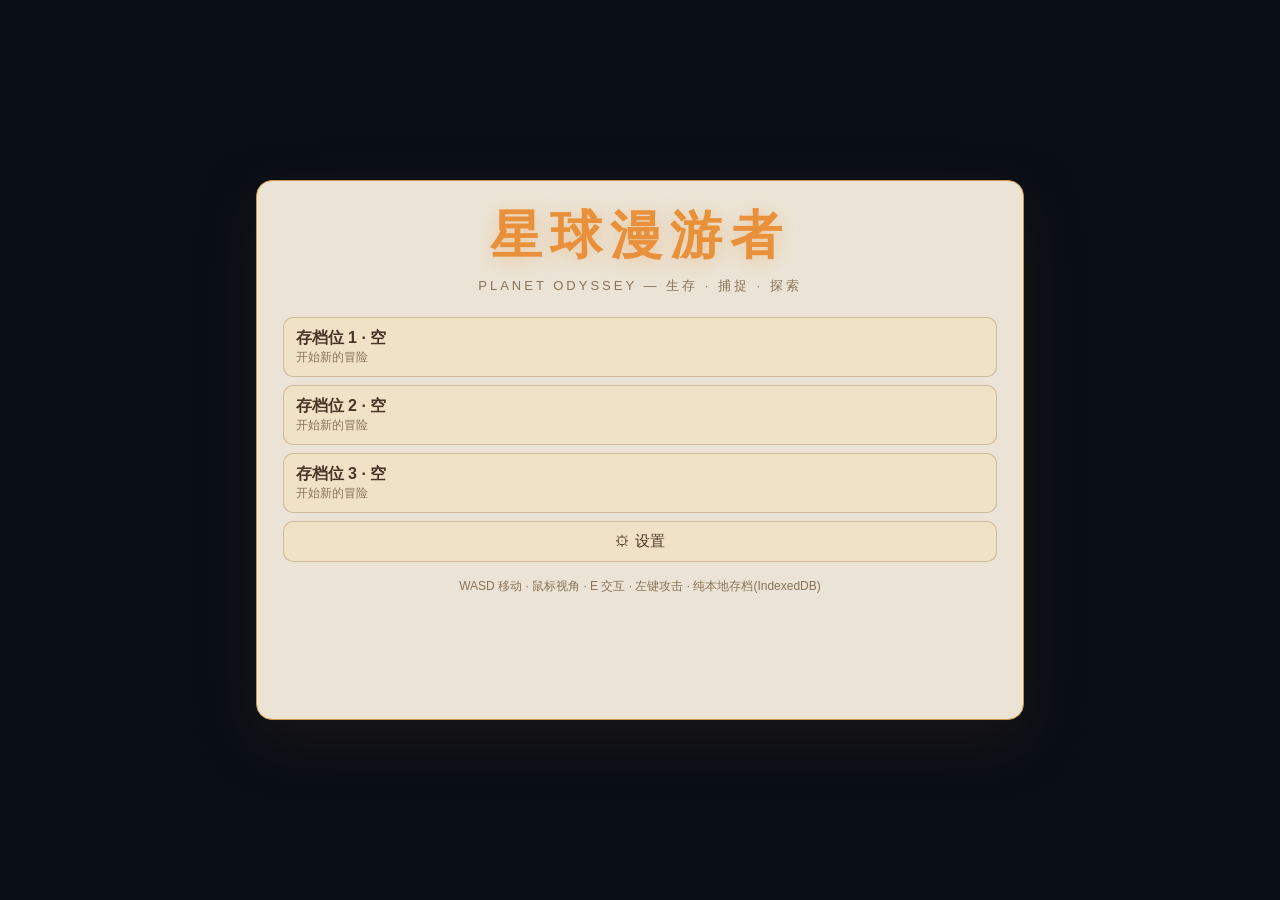
<file: index.html>
<!DOCTYPE html>
<html lang="zh-CN">
<head>
  <meta charset="UTF-8" />
  <meta name="viewport" content="width=device-width, initial-scale=1.0" />
  <title>星球漫游者 Planet Odyssey</title>
  <style>
    /* 装饰资产引用(放内联:相对页面解析,GitHub Pages 子路径下可用;style.css 里用绝对路径会 404) */
    #avatar::after { content: ''; position: absolute; inset: -11%; background: url('assets/ui/deco/ring.svg') center / contain no-repeat; pointer-events: none; }
    .panel {
      background-image: url('assets/ui/deco/corner-tl.svg'), url('assets/ui/deco/corner-tr.svg'), url('assets/ui/deco/corner-br.svg'), url('assets/ui/deco/corner-bl.svg');
      background-repeat: no-repeat;
      background-position: 5px 5px, right 5px top 5px, right 5px bottom 5px, left 5px bottom 5px;
      background-size: 4.6vh;
    }
    #quest-tracker, #tutorial-hint, #build-hud, #hotbar {
      background-image: url('assets/ui/deco/corner-tl.svg'), url('assets/ui/deco/corner-tr.svg'), url('assets/ui/deco/corner-br.svg'), url('assets/ui/deco/corner-bl.svg');
      background-repeat: no-repeat;
      background-position: 4px 4px, right 4px top 4px, right 4px bottom 4px, left 4px bottom 4px;
      background-size: 3.2vh;
    }
    #hand-item {
      background-image: url('assets/ui/deco/corner-tl.svg'), url('assets/ui/deco/corner-tr.svg'), url('assets/ui/deco/corner-br.svg'), url('assets/ui/deco/corner-bl.svg');
      background-repeat: no-repeat;
      background-position: 2px 2px, right 2px top 2px, right 2px bottom 2px, left 2px bottom 2px;
      background-size: 2vh;
    }
  </style>
  <script type="module" crossorigin src="./assets/main-BTMncO4r.js"></script>
  <link rel="modulepreload" crossorigin href="./assets/buildings-BDfYq-16.js">
  <link rel="modulepreload" crossorigin href="./assets/questgraph-DvY9fDRU.js">
  <link rel="modulepreload" crossorigin href="./assets/shipmodel-CkyMU78h.js">
  <link rel="stylesheet" crossorigin href="./assets/buildings-BJbKXvUP.css">
</head>
<body>
  <div id="app">
    <canvas id="game"></canvas>

    <!-- 游戏内 HUD -->
    <div id="hud" class="hidden">
      <div id="bars">
        <div id="avatar"><img src="assets/ui/avatar.svg" alt=""></div>
        <div class="bars-col">
          <div class="bar hp"><img class="bicon" src="assets/ui/hp.svg" alt="生命"><div class="track"><span class="bar-fill"></span><span class="btext"></span></div></div>
          <div class="bar hunger"><img class="bicon" src="assets/ui/hunger.svg" alt="饱食"><div class="track"><span class="bar-fill"></span><span class="btext"></span></div></div>
          <div class="bar thirst"><img class="bicon" src="assets/ui/thirst.svg" alt="水分"><div class="track"><span class="bar-fill"></span><span class="btext"></span></div></div>
          <div class="bar temp"><img class="bicon" src="assets/ui/temp.svg" alt="体温"><div class="track"><span class="bar-fill"></span><span class="btext"></span></div></div>
          <div class="bar stamina"><img class="bicon" src="assets/ui/stamina.svg" alt="体力"><div class="track"><span class="bar-fill"></span><span class="btext"></span></div></div>
        </div>
      </div>
      <div id="quest-tracker"></div>
      <div id="map-wrap">
        <div id="compass"><img class="cface" src="assets/ui/deco/compass.svg" alt=""><img class="cneedle" src="assets/ui/deco/needle.svg" alt=""></div>
        <canvas id="minimap" width="256" height="256"></canvas>
        <div id="map-info"><span id="clock"></span><span id="coords"></span></div>
      </div>
      <div id="ship-indicator" class="hidden">🚀</div>
      <div id="search-ind" class="hidden"></div>
      <div id="death-ind" class="hidden"></div>
      <div id="quest-ind" class="hidden"></div>
      <div id="crosshair"></div>
      <div id="target-bar" class="hidden">
        <div id="target-name"></div>
        <div class="tbar"><span class="tbar-fill" id="target-fill"></span></div>
      </div>
      <div id="tutorial-hint" class="hidden"></div>
      <div id="build-hud" class="hidden"></div>
      <div id="hurt-flash"></div>
      <div id="boom-flash"></div>
      <div id="cloud-flash"></div>
      <div id="interact-prompt" class="hidden"></div>
      <div id="hand-item"></div>
      <div id="toasts"></div>
      <!-- 底部栏：轮盘（左）+ 物品栏 + 背包（右） -->
      <div id="bottom-bar">
        <div id="quick-wheel">
          <div id="qw-items" class="hidden"></div>
          <button id="qw-toggle" title="菜单 (Q)"><img src="assets/ui/menu.svg" alt="菜单"></button>
        </div>
        <div id="hotbar"></div>
        <button id="bag-btn" title="背包 (Tab)"><img src="assets/ui/bag.svg" alt="背包"></button>
      </div>
      <div id="ship-hud" class="hidden">
        <div id="ship-fuel"><span class="bar-fill"></span></div>
        <div id="ship-speed"></div>
        <div id="ship-alt"></div>
      </div>
      <div id="boss-bar" class="hidden"></div>
      <div id="notif"></div>
      <div id="keys-hint">Q 菜单 · E 交互 · F 扫描 · N 视角</div>
    </div>

    <!-- 游戏内菜单层 -->
    <div id="menus" class="hidden"></div>

    <!-- 主菜单 / 弹窗层 -->
    <div id="menu-root" class="overlay">
      <div id="main-menu" class="panel">
        <h1 class="title">星球漫游者</h1>
        <p class="subtitle">PLANET ODYSSEY — 生存 · 捕捉 · 探索</p>
        <div id="slot-list"></div>
        <button id="btn-settings" class="btn">⚙ 设置</button>
        <p class="hint">WASD 移动 · 鼠标视角 · E 交互 · 左键攻击 · 纯本地存档(IndexedDB)</p>
      </div>
      <div id="pause-menu" class="panel hidden">
        <h2>暂停</h2>
        <button class="btn" id="btn-resume">继续游戏</button>
        <button class="btn" id="btn-save">💾 手动存档</button>
        <button class="btn" id="btn-creative">🛡 创造模式：关</button>
        <button class="btn" id="btn-help">❓ 操作说明</button>
        <button class="btn" id="btn-quit">返回主菜单</button>
      </div>
      <div id="help-panel" class="panel hidden">
        <h2>❓ 操作说明</h2>
        <div class="help-cols">
          <div class="help-col">
            <h3>🚶 行走与生存</h3>
            <table>
              <tr><td>WASD</td><td>移动</td></tr>
              <tr><td>鼠标</td><td>视角（准星即视线）</td></tr>
              <tr><td>左键</td><td>攻击 / 采集（按住持续）</td></tr>
              <tr><td>右键</td><td>使用物品 / 拉弓瞄准</td></tr>
              <tr><td>Shift</td><td>冲刺</td></tr>
              <tr><td>空格</td><td>跳跃</td></tr>
              <tr><td>V</td><td>闪避（短暂无敌）</td></tr>
              <tr><td>E</td><td>交互（登船 / 建筑 / 残骸）</td></tr>
              <tr><td>F</td><td>扫描生物（图鉴）</td></tr>
              <tr><td>1-9 / 滚轮</td><td>快捷栏切换</td></tr>
            </table>
          </div>
          <div class="help-col">
            <h3>🛠 建造与菜单</h3>
            <table>
              <tr><td>B</td><td>建造菜单（进入放置模式）</td></tr>
              <tr><td>左键</td><td>放置（按住连续建造）</td></tr>
              <tr><td>右键 / Esc</td><td>退出建造</td></tr>
              <tr><td>R</td><td>旋转建筑</td></tr>
              <tr><td>Tab</td><td>背包</td></tr>
              <tr><td>C</td><td>制作</td></tr>
              <tr><td>K</td><td>科技树</td></tr>
              <tr><td>P</td><td>生物管理</td></tr>
              <tr><td>J</td><td>图鉴</td></tr>
              <tr><td>M</td><td>星图（跃迁）</td></tr>
              <tr><td>Esc</td><td>暂停菜单</td></tr>
            </table>
          </div>
          <div class="help-col">
            <h3>🚀 飞船</h3>
            <table>
              <tr><td>W / S</td><td>油门加速 / 减速</td></tr>
              <tr><td>鼠标</td><td>俯仰 / 偏航</td></tr>
              <tr><td>A / D</td><td>转向</td></tr>
              <tr><td>空格</td><td>上升</td></tr>
              <tr><td>Shift</td><td>下降</td></tr>
              <tr><td>F</td><td>降落</td></tr>
              <tr><td>E</td><td>下船</td></tr>
              <tr><td>M</td><td>星图跃迁</td></tr>
            </table>
            <p class="dim2">💡 提示：准星对准目标会显示血条；<br>采集需对应工具（斧/镐）；<br>捕捉球需先削弱野生生物。</p>
          </div>
        </div>
        <button class="btn primary" id="btn-help-close">知道了</button>
      </div>
      <div id="settings-menu" class="panel hidden">
        <h2>设置</h2>
        <div class="row"><label>画质</label><select id="set-quality">
          <option value="low">低</option><option value="med" selected>中</option><option value="high">高</option></select></div>
        <div class="row"><label>渲染距离</label><select id="set-dist">
          <option value="2">近</option><option value="3" selected>中</option><option value="4">远</option></select></div>
        <div class="row"><label>植被密度</label><select id="set-veg">
          <option value="0.5">低</option><option value="1" selected>中</option><option value="1.5">高</option></select></div>
        <div class="row"><label>阴影</label><select id="set-shadow"><option value="0">关</option><option value="1" selected>开</option></select></div>
        <div class="row"><label>音乐</label><input type="range" id="set-music" min="0" max="1" step="0.05" value="0.6"></div>
        <div class="row"><label>音效</label><input type="range" id="set-sfx" min="0" max="1" step="0.05" value="0.9"></div>
        <div class="row"><label>环境声</label><input type="range" id="set-amb" min="0" max="1" step="0.05" value="0.7"></div>
        <div class="row"><label>鼠标灵敏度</label><input type="range" id="set-sens" min="0.3" max="2" step="0.05" value="1"></div>
        <div class="row"><label>反转Y轴</label><select id="set-inv"><option value="0">否</option><option value="1">是</option></select></div>
        <div class="row"><label>死亡不掉落</label><select id="set-keepinv"><option value="0">掉落背包</option><option value="1">不掉落</option></select></div>
        <div class="row"><label>自动存档</label><select id="set-autosave">
          <option value="0">关闭</option><option value="30">30 秒</option><option value="60" selected>60 秒</option><option value="120">2 分钟</option></select></div>
        <button class="btn" id="btn-settings-back">返回</button>
      </div>
      <div id="death-screen" class="panel hidden">
        <h2>💀 你死了</h2>
        <p>背包物品掉落在原地，快去捡回来！</p>
        <button class="btn" id="btn-respawn">复活</button>
      </div>
      <div id="ending" class="panel hidden">
        <h2>🌌 旅程的终点</h2>
        <p id="ending-text" style="line-height:1.9;color:var(--dim)"></p>
        <button class="btn primary" id="btn-ending-quit">返回主菜单</button>
      </div>
      <div id="cutscene" class="hidden"></div>
      <div id="name-dialog" class="hidden">
        <div class="panel" style="max-width:340px">
          <h2>🐾 给新伙伴取名</h2>
          <input id="name-input" maxlength="12" style="width:100%;padding:8px;margin:10px 0;border-radius:8px;border:1px solid var(--line);background:#0d1524;color:var(--txt);font-size:15px">
          <div style="display:flex;gap:8px">
            <button class="btn primary" id="btn-name-ok" style="flex:1">✅ 确认</button>
            <button class="btn" id="btn-name-skip" style="flex:1">⏭ 跳过</button>
          </div>
        </div>
      </div>
      <div id="loading" class="hidden"><div class="spin"></div><p id="loading-text">正在生成星球…</p></div>
    </div>
  </div>
</body>
</html>
</file>
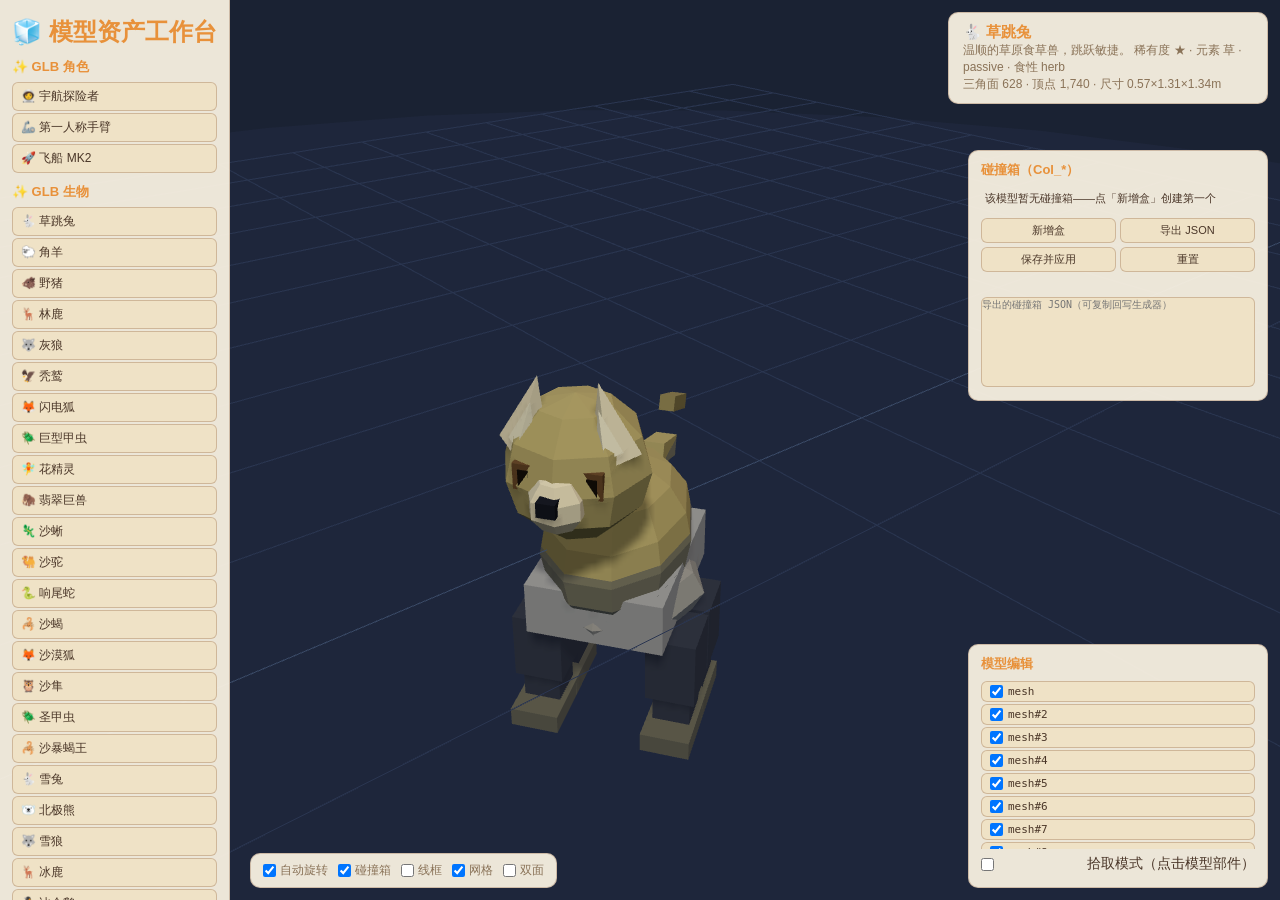
<file: viewer.html>
<!DOCTYPE html>
<html lang="zh-CN">
<head>
  <meta charset="UTF-8" />
  <meta name="viewport" content="width=device-width, initial-scale=1.0" />
  <title>模型资产工作台 — 星球漫游者</title>
  <style>
    body { overflow: hidden; }
    #vw-canvas { position: fixed; inset: 0; width: 100%; height: 100%; display: block; background: linear-gradient(180deg, #2a3550 0%, #1a2233 55%, #121a28 100%); }
    #vw-ui { position: fixed; top: 0; left: 0; z-index: 50; width: 230px; height: 100%; background: var(--panel); border-right: 1px solid var(--line); padding: 12px; overflow-y: auto; }
    #vw-ui h3 { color: var(--acc); font-size: 13px; margin: 10px 0 6px; }
    #vw-ui .it { display: block; width: 100%; text-align: left; padding: 5px 8px; margin: 2px 0; background: var(--panel2); border: 1px solid var(--line); border-radius: 6px; color: var(--txt); cursor: pointer; font-size: 12px; }
    #vw-ui .it:hover { border-color: var(--acc); }
    #vw-ui .it.on { border-color: var(--acc); color: var(--acc); }
    #vw-info { position: fixed; top: 12px; right: 12px; z-index: 50; background: var(--panel); border: 1px solid var(--line); border-radius: 10px; padding: 10px 14px; font-size: 12px; max-width: 320px; color: var(--txt); }
    #vw-info b { color: var(--acc); font-size: 15px; }
    #vw-info .dim { color: var(--dim); }
    #vw-tools { position: fixed; bottom: 12px; left: 250px; z-index: 50; display: flex; gap: 10px; background: var(--panel); border: 1px solid var(--line); border-radius: 10px; padding: 8px 12px; font-size: 12px; color: var(--dim); }
    #vw-tools label { display: flex; align-items: center; gap: 4px; cursor: pointer; }
    #vw-stage { position: fixed; inset: 0; pointer-events: none; }
    /* 碰撞箱编辑面板 */
    #vw-col { position: fixed; right: 12px; top: 150px; z-index: 50; width: 300px; background: var(--panel); border: 1px solid var(--line); border-radius: 10px; padding: 10px 12px; font-size: 12px; color: var(--txt); max-height: 70vh; overflow-y: auto; }
    #vw-col h3 { color: var(--acc); font-size: 13px; margin: 0 0 8px; }
    #vw-col-list { max-height: 150px; overflow-y: auto; margin-bottom: 8px; }
    #vw-col-list .cit { display: flex; align-items: center; gap: 5px; width: 100%; text-align: left; padding: 3px 8px; margin: 2px 0; background: var(--panel2); border: 1px solid var(--line); border-radius: 6px; color: var(--txt); cursor: pointer; font-size: 11px; font-family: monospace; }
    #vw-col-list .cit.on { border-color: #00e0ff; color: #00e0ff; }
    #vw-col-list .cit input { flex: none; margin: 0; }
    #vw-col-list .cit span { flex: 1; }
    #vw-mesh-list { max-height: 170px; overflow-y: auto; margin-bottom: 6px; }
    #vw-mesh-list .cit { display: flex; align-items: center; gap: 5px; width: 100%; text-align: left; padding: 3px 8px; margin: 2px 0; background: var(--panel2); border: 1px solid var(--line); border-radius: 6px; color: var(--txt); cursor: pointer; font-size: 11px; font-family: monospace; }
    #vw-mesh-list .cit.on { border-color: var(--acc); color: var(--acc); }
    #vw-mesh-list .cit input { flex: none; margin: 0; }
    #vw-mesh-list .cit span { flex: 1; overflow: hidden; text-overflow: ellipsis; white-space: nowrap; }
    #vw-col .row { display: flex; gap: 4px; align-items: center; margin: 4px 0; }
    #vw-col .row span { width: 30px; color: var(--dim); }
    #vw-col input { width: 0; flex: 1; background: var(--panel2); border: 1px solid var(--line); border-radius: 5px; color: var(--txt); padding: 3px 4px; font-size: 11px; }
    #vw-col .btns button { flex: 1; padding: 4px 8px; font-size: 11px; background: var(--panel2); border: 1px solid var(--line); border-radius: 6px; color: var(--txt); cursor: pointer; }
    #vw-col .btns button:hover { border-color: var(--acc); }
    #vw-col-json { width: 100%; height: 90px; margin-top: 6px; background: var(--panel2); border: 1px solid var(--line); border-radius: 6px; color: var(--dim); font-size: 10px; font-family: monospace; resize: none; }
    #vw-col-status { font-size: 11px; color: var(--acc); min-height: 15px; margin-top: 4px; }
    /* 模型编辑面板 */
    #vw-mesh { position: fixed; right: 12px; bottom: 12px; z-index: 50; width: 300px; background: var(--panel); border: 1px solid var(--line); border-radius: 10px; padding: 10px 12px; font-size: 12px; color: var(--txt); }
    #vw-mesh h3 { color: var(--acc); font-size: 13px; margin: 0 0 6px; }
    #vw-mesh .row { display: flex; gap: 4px; align-items: center; margin: 4px 0; }
    #vw-mesh .row span { width: 30px; color: var(--dim); }
    #vw-mesh input[type=number] { width: 0; flex: 1; background: var(--panel2); border: 1px solid var(--line); border-radius: 5px; color: var(--txt); padding: 3px 4px; font-size: 11px; }
    #vw-mesh input[type=color] { flex: 1; height: 22px; border: 1px solid var(--line); border-radius: 5px; background: var(--panel2); }
    #vw-mesh .btns button { flex: 1; padding: 4px 8px; font-size: 11px; background: var(--panel2); border: 1px solid var(--line); border-radius: 6px; color: var(--txt); cursor: pointer; }
    #vw-mesh .btns button:hover { border-color: var(--acc); }
  </style>
  <script type="module" crossorigin src="./assets/viewer-C_4hxals.js"></script>
  <link rel="modulepreload" crossorigin href="./assets/buildings-BDfYq-16.js">
  <link rel="modulepreload" crossorigin href="./assets/shipmodel-CkyMU78h.js">
  <link rel="stylesheet" crossorigin href="./assets/buildings-BJbKXvUP.css">
</head>
<body>
  <canvas id="vw-canvas"></canvas>
  <div id="vw-ui">
    <h2 style="color:var(--acc);margin:4px 0 8px">🧊 模型资产工作台</h2>
    <div id="vw-list"></div>
  </div>
  <div id="vw-info"></div>
  <div id="vw-tools">
    <label><input type="checkbox" id="vw-auto" checked> 自动旋转</label>
    <label><input type="checkbox" id="vw-colbox" checked> 碰撞箱</label>
    <label><input type="checkbox" id="vw-wire"> 线框</label>
    <label><input type="checkbox" id="vw-grid" checked> 网格</label>
    <label><input type="checkbox" id="vw-double"> 双面</label>
  </div>
  <!-- 碰撞箱编辑面板（选中含 Col_* 的 GLB 模型时出现） -->
  <div id="vw-col" class="hidden">
    <h3>碰撞箱（Col_*）</h3>
    <div id="vw-col-list"></div>
    <div id="vw-col-form" class="hidden">
      <div class="row"><span>中心</span><input data-f="cx" type="number" step="0.05"><input data-f="cy" type="number" step="0.05"><input data-f="cz" type="number" step="0.05"></div>
      <div class="row"><span>尺寸</span><input data-f="sx" type="number" step="0.05" min="0.02"><input data-f="sy" type="number" step="0.05" min="0.02"><input data-f="sz" type="number" step="0.05" min="0.02"></div>
      <div class="row"><span>旋转°</span><input data-f="rx" type="number" step="5"><input data-f="ry" type="number" step="5"><input data-f="rz" type="number" step="5"></div>
      <div class="row btns"><button id="vw-col-del">删除盒</button></div>
    </div>
    <div class="row btns"><button id="vw-col-add">新增盒</button><button id="vw-col-export">导出 JSON</button></div>
    <div class="row btns"><button id="vw-col-save">保存并应用</button><button id="vw-col-reset">重置</button></div>
    <div id="vw-col-status"></div>
    <textarea id="vw-col-json" readonly placeholder="导出的碰撞箱 JSON（可复制回写生成器）"></textarea>
  </div>
  <!-- 模型编辑面板（部件列表 + 属性；也可勾拾取模式点击场景选中） -->
  <div id="vw-mesh">
    <h3>模型编辑</h3>
    <div id="vw-mesh-list"></div>
    <label class="row"><input type="checkbox" id="vw-pick"> 拾取模式（点击模型部件）</label>
    <div id="vw-mesh-form" class="hidden">
      <div class="dim" id="vw-mesh-name" style="font-family:monospace;margin:4px 0"></div>
      <div class="row"><span>移动</span><input data-m="px" type="number" step="0.05"><input data-m="py" type="number" step="0.05"><input data-m="pz" type="number" step="0.05"></div>
      <div class="row"><span>缩放</span><input data-m="sx" type="number" step="0.05" min="0.02"><input data-m="sy" type="number" step="0.05" min="0.02"><input data-m="sz" type="number" step="0.05" min="0.02"></div>
      <div class="row"><span>颜色</span><input data-m="color" type="color"></div>
      <div class="row btns"><button id="vw-mesh-del">删除部件</button><button id="vw-mesh-export">导出 JSON</button></div>
      <div class="row btns"><button id="vw-mesh-save">保存并应用（自动重生成）</button></div>
      <div id="vw-mesh-status" style="font-size:11px;color:var(--acc);min-height:14px"></div>
      <div class="dim" style="font-size:10px">注：合并网格按材质成组，编辑粒度=材质组/独立节点；导出 JSON 供回写生成器参考</div>
    </div>
  </div>
</body>
</html>
</file>
<file: assets/buildings-BJbKXvUP.css>
:root{--panel: rgba(250, 243, 227, .94);--panel2: rgba(240, 226, 198, .95);--line: rgba(122, 74, 38, .28);--txt: #4a3628;--dim: #8a7358;--acc: #e8913a;--hp: #d9756a;--hunger: #d3a668;--thirst: #7aa3cf;--temp: #7fd4ff;--stamina: #82ad74;--red: #c25a52;--gold: #c9973f;--gold-d: #8a6420;--gold-l: #f5e2ae}*{box-sizing:border-box;margin:0;padding:0}html,body{width:100%;height:100%;overflow:hidden;background:#0a0e16}body{font-family:Segoe UI,Microsoft YaHei,PingFang SC,sans-serif;color:var(--txt);user-select:none}#app,#game{position:fixed;inset:0;width:100%;height:100%;display:block}canvas#game{cursor:crosshair}.hidden{display:none!important}#hud{position:fixed;inset:0;pointer-events:none;z-index:10}#bars{position:absolute;top:16px;left:16px;display:flex;gap:1.5vh;align-items:center}#avatar{width:12vh;height:12vh;flex:none;position:relative;filter:drop-shadow(0 4px 10px rgba(60,40,20,.35))}#avatar img{width:100%;height:100%;display:block}.bars-col{display:flex;flex-direction:column;gap:.6vh;height:17vh;width:13vw;justify-content:space-between}.bar{display:flex;align-items:center;gap:8px;flex:1;min-height:0}.bar .bicon{width:3.2vh;height:3.2vh;border-radius:50%;flex:none;box-shadow:0 2px 7px #3c281452}.bar .track{position:relative;flex:1;height:100%;background:#faf3e38c;border:1px solid var(--line);border-radius:9px;overflow:hidden;box-shadow:inset 0 2px 5px #3c281438,0 1px #fff6;backdrop-filter:blur(3px)}.bar .bar-fill{position:absolute;top:1px;left:1px;bottom:1px;width:calc(100% - 2px);max-width:calc(100% - 2px);border-radius:8px;transition:width .22s ease-out;background-image:repeating-linear-gradient(45deg,#7a4a262e 0 5px,#fff0 5px 11px),linear-gradient(180deg,#ffffff3d,#7a4a260f 45%,#00000029)}.bar.hp .bar-fill{background-color:#d9756a}.bar.hunger .bar-fill{background-color:#d3a668}.bar.thirst .bar-fill{background-color:#7aa3cf}.bar.temp .bar-fill{background-image:linear-gradient(90deg,#7ba6d4,#d3bd6e,#cf7a62)}.bar.stamina .bar-fill{background-color:#82ad74}.bar .btext{position:absolute;inset:0;display:flex;align-items:center;justify-content:center;font-size:1.3vh;color:#3a2a1e;font-weight:700;letter-spacing:.5px;pointer-events:none;white-space:nowrap}.bar.low .bicon{animation:barLowPulse .9s ease-in-out infinite}.bar.low .bar-fill{animation:barLowBlink .9s ease-in-out infinite}@keyframes barLowPulse{50%{transform:scale(1.18);box-shadow:0 0 14px #ff5a5ae6}}@keyframes barLowBlink{50%{filter:brightness(1.45)}}#quest-tracker{position:absolute;top:calc(16px + 18.5vh);left:16px;background:var(--panel);border:1px solid var(--line);border-radius:12px;padding:10px 14px;font-size:13px;width:calc(13.5vh + 13vw);box-shadow:0 6px 20px #0006}#quest-tracker b{color:var(--acc);display:block;margin-bottom:3px;font-size:13px}#quest-tracker .sub{color:var(--dim);font-size:12px}#map-wrap{position:absolute;top:14px;right:14px}#map-info{margin-top:5px;background:linear-gradient(180deg,#fdf7e7,#f3e5c6);border:1px solid var(--gold);border-radius:9px;padding:3px 10px;display:flex;align-items:center;justify-content:space-between;gap:8px;font-size:1.5vh;color:var(--txt);box-shadow:0 3px 10px #3c28144d}#clock{display:flex;align-items:center;gap:4px;font-variant-numeric:tabular-nums}.clock-icon{width:1.8vh;height:1.8vh}#coords{color:var(--dim);font-size:1.4vh;font-variant-numeric:tabular-nums}#minimap{display:block;width:24vh;height:24vh;background:transparent;filter:drop-shadow(0 4px 10px rgba(60,40,20,.35))}#compass{position:absolute;right:4%;top:5%;width:3.6vh;height:3.6vh;filter:drop-shadow(0 2px 5px rgba(60,40,20,.4));z-index:2}#compass .cface{width:100%;height:100%;display:block}#compass .cneedle{position:absolute;inset:0;width:100%;height:100%;display:block}#ship-indicator,#search-ind,#death-ind,#quest-ind{opacity:.7}.ind-icon{width:90%;height:90%;pointer-events:none}#ship-indicator{position:fixed;z-index:20;width:68px;height:68px;display:flex;align-items:center;justify-content:center;font-size:36px;background:#3c28144d;border:2px solid var(--acc);border-radius:50%;color:var(--acc);text-shadow:0 1px 3px #000;pointer-events:none}#ship-indicator .d{position:absolute;bottom:-16px;left:50%;transform:translate(-50%);font-size:16px;color:#fff;white-space:nowrap;text-shadow:0 1px 2px #000}#search-ind{position:fixed;z-index:20;width:68px;height:68px;display:flex;align-items:center;justify-content:center;font-size:34px;background:#3c28144d;border:2px solid #46d160;border-radius:50%;color:#46d160;text-shadow:0 1px 3px #000;pointer-events:none}#search-ind .d{position:absolute;bottom:-18px;left:50%;transform:translate(-50%);font-size:16px;color:#9be8ae;white-space:nowrap;text-shadow:0 1px 2px #000}#death-ind{position:fixed;z-index:20;width:68px;height:68px;display:flex;align-items:center;justify-content:center;font-size:34px;background:#3c28144d;border:2px solid var(--red);border-radius:50%;color:#ff8a8a;text-shadow:0 1px 3px #000;pointer-events:none}#death-ind .d{position:absolute;bottom:-18px;left:50%;transform:translate(-50%);font-size:16px;color:#ffb0b0;white-space:nowrap;text-shadow:0 1px 2px #000}#quest-ind{position:fixed;z-index:20;width:68px;height:68px;display:flex;align-items:center;justify-content:center;font-size:30px;background:#3c28144d;border:2px solid var(--acc);border-radius:50%;color:var(--acc);text-shadow:0 1px 3px #000;pointer-events:none}#quest-ind .d{position:absolute;bottom:-18px;left:50%;transform:translate(-50%);font-size:16px;color:#ffe0a0;white-space:nowrap;text-shadow:0 1px 2px #000}#crosshair{position:absolute;left:50%;top:50%;width:6px;height:6px;margin:-3px;border-radius:50%;background:#fff;box-shadow:0 0 4px #000c;pointer-events:none}#target-bar{position:absolute;left:50%;bottom:24%;transform:translate(-50%);width:240px;text-align:center}#target-name{font-size:14px;font-weight:600;color:#fff;text-shadow:0 1px 3px #000;margin-bottom:5px}#target-bar .tbar{height:1.1vh;background:#3c281461;border:1px solid rgba(255,255,255,.35);border-radius:5px;overflow:hidden}#target-bar .tbar-fill{background:linear-gradient(90deg,#a01818,#e03a3a);display:block;height:100%;transition:width .12s}#hurt-flash{position:fixed;inset:0;pointer-events:none;z-index:30;background:radial-gradient(ellipse at center,transparent 50%,rgba(220,20,20,.4) 100%);opacity:0;transition:opacity .15s}#boom-flash{position:fixed;inset:0;pointer-events:none;z-index:30;background:radial-gradient(ellipse at center,#fff0c8f2,#ff8c28bf 45%,#ff3c0a73);opacity:0;transition:opacity .35s}#cloud-flash{position:fixed;inset:0;pointer-events:none;z-index:29;background:radial-gradient(ellipse at center,#fffffffa,#e8f4ffe6 60%,#c8e4fabf);opacity:0}#tutorial-hint{position:fixed;top:12%;left:50%;transform:translate(-50%);z-index:25;max-width:640px;background:var(--panel);border:1px solid var(--acc);border-radius:12px;padding:10px 20px;font-size:15px;text-align:center;line-height:1.6;box-shadow:0 4px 24px #3c28144d;transition:opacity .45s;pointer-events:none}#tutorial-hint button{pointer-events:auto}#tutorial-hint b{color:var(--acc)}#build-hud{position:fixed;top:10px;left:50%;transform:translate(-50%);z-index:24;background:var(--panel);border:1px solid var(--acc);border-radius:10px;padding:6px 18px;font-size:14px;color:var(--txt);text-align:center;pointer-events:none;box-shadow:0 4px 18px #3c281447}#build-hud b{color:var(--acc);font-size:15px}#build-hud .st{display:block;font-size:12px;color:var(--dim);margin-top:2px}#interact-prompt{position:absolute;left:50%;bottom:30%;transform:translate(-50%);background:var(--panel2);border:1px solid var(--line);padding:6px 14px;border-radius:8px;font-size:14px}#toasts{position:absolute;left:50%;top:80px;transform:translate(-50%);display:flex;flex-direction:column;gap:6px;align-items:center}#hand-item{position:absolute;left:50%;bottom:13.5vh;transform:translate(-50%);z-index:15;background:var(--panel);border:1px solid var(--line);border-radius:8px;padding:4px 14px;font-size:14px;color:var(--txt);pointer-events:none;white-space:nowrap;box-shadow:0 2px 10px #3c281440}.pet-name{position:fixed;z-index:18;transform:translate(-50%,-50%);font-size:13px;color:#cfe8ff;text-shadow:0 1px 3px #000,0 0 6px rgba(60,140,255,.4);pointer-events:none;white-space:nowrap}.toast{background:linear-gradient(180deg,#fdf7e7,#f3e5c6);border:1px solid var(--gold);border-radius:9px;padding:7px 22px;font-size:13px;position:relative;box-shadow:0 3px 12px #3c28144d;animation:toastIn .25s ease-out}.toast:before,.toast:after{content:"";position:absolute;top:50%;width:7px;height:7px;margin-top:-3.5px;background:var(--gold);transform:rotate(45deg)}.toast:before{left:-4px}.toast:after{right:-4px}.toast.acc{border-color:var(--acc);color:var(--acc)}@keyframes toastIn{0%{opacity:0;transform:translateY(-8px)}}#bottom-bar{position:absolute;left:50%;bottom:1.5vh;transform:translate(-50%);display:flex;align-items:flex-end;gap:1.2vh;z-index:12}#hotbar{display:flex;gap:.6vh;background:var(--panel);padding:.7vh;border-radius:1.2vh;border:1px solid var(--line);height:10vh;align-items:center}.slot{width:6vh;height:6vh;border:1px solid var(--line);border-radius:8px;display:flex;flex-direction:column;align-items:center;justify-content:center;font-size:1vh;position:relative;background:#7a4a260f;flex:none}.slot.sel{border-color:var(--acc);box-shadow:0 0 8px #ffd16680}.slot .cnt{position:absolute;right:3px;bottom:1px;font-size:1vh;color:var(--txt);font-weight:600}.iicon{width:36px;height:36px;vertical-align:middle;pointer-events:none}.iicon.sm{width:1.9vh;height:1.9vh;vertical-align:-.45vh}.mslot .iicon{width:34px;height:34px}.plot .iicon{width:30px;height:30px}.slot .key{position:absolute;left:3px;top:1px;font-size:1vh;color:var(--dim)}.slot .iicon{width:4.4vh;height:4.4vh}#ship-hud{position:absolute;left:14px;bottom:100px;width:220px;background:var(--panel);border:1px solid var(--line);border-radius:10px;padding:10px;font-size:12px}#ship-hud .bar{margin:4px 0}#ship-hud .bar-fill{background:linear-gradient(90deg,#7c4a06,#ffb020)}#boss-bar{position:absolute;top:60px;left:50%;transform:translate(-50%);width:420px}#boss-bar .bar-fill{background:linear-gradient(90deg,#5c0a0a,#f33)}#boss-bar b{position:absolute;top:-18px;left:50%;transform:translate(-50%);color:var(--red);text-shadow:0 1px 3px #000}#notif{position:absolute;top:40%;left:50%;transform:translate(-50%,-50%);font-size:34px;font-weight:700;color:var(--acc);text-shadow:0 2px 8px #000;opacity:0;transition:opacity .4s;pointer-events:none}#keys-hint{position:absolute;right:14px;bottom:14px;font-size:12px;color:var(--dim);background:var(--panel);border:1px solid var(--line);padding:5px 10px;border-radius:8px;letter-spacing:.5px}#quick-wheel{position:relative;width:8vh;height:8vh;pointer-events:auto}#qw-toggle,#bag-btn{width:8vh;height:8vh;border:none;background:none;box-shadow:none;cursor:pointer;display:block;padding:0;transition:transform .15s;position:relative}#qw-toggle:hover,#bag-btn:hover{transform:scale(1.08)}#qw-toggle img,#bag-btn img{width:8vh;height:8vh;display:block;filter:drop-shadow(0 2px 6px rgba(60,40,20,.42)) drop-shadow(0 0 2px rgba(255,255,255,.25))}#bag-btn{pointer-events:auto}#qw-items{position:absolute;right:0;bottom:0;width:0;height:0}#qw-items button{position:absolute;width:7vh;height:7vh;border:none;background:none;box-shadow:none;cursor:pointer;padding:0;transition:transform .12s;animation:qw-pop .16s ease-out backwards}#qw-items button:hover{transform:scale(1.14)}#qw-items button img{width:7vh;height:7vh;display:block;filter:drop-shadow(0 2px 6px rgba(60,40,20,.42)) drop-shadow(0 0 2px rgba(255,255,255,.25))}@keyframes qw-pop{0%{transform:scale(.3);opacity:0}to{transform:scale(1);opacity:1}}.split{display:flex;gap:16px;align-items:flex-start}.split .left{width:40%;max-height:46vh;overflow-y:auto;display:grid;grid-template-columns:repeat(3,1fr);gap:8px;align-content:start}.split .right{flex:1;min-width:320px;max-height:46vh;overflow-y:auto;background:#7a4a2612;border:1px solid var(--line);border-radius:12px;padding:16px 18px}.rcell{display:flex;flex-direction:column;align-items:center;gap:3px;padding:8px 4px;border:1px solid var(--line);border-radius:10px;cursor:pointer;background:#7a4a260f;font-size:12px;text-align:center;transition:background .12s,border-color .12s}.rcell:hover{background:#7a4a261f}.rcell.on{border-color:var(--acc);background:#ffd1661f}.rcell .iicon{width:40px;height:40px}.rdetail .dhead{display:flex;gap:14px;align-items:center;margin-bottom:10px}.rdetail .dhead .big .iicon,.rdetail .dhead img.iicon{width:76px;height:76px}.rdetail .dhead .bigemoji{font-size:64px;line-height:1}.rdetail h3{margin-bottom:4px}.rdetail .reqrow{display:flex;align-items:center;gap:8px;padding:5px 2px;border-bottom:1px solid var(--line);font-size:13px}.rdetail .reqrow .iicon{width:30px;height:30px}.rdetail .reqrow b{margin-left:auto}.rdetail .reqrow.ok b{color:var(--stamina)}.rdetail .reqrow.no b{color:var(--red)}.rdetail .reqs{margin:10px 0 14px}.rdetail .acts{display:flex;flex-wrap:wrap;gap:6px;margin-top:12px}.rdetail .acts button{width:auto;margin:0;padding:6px 12px}.ticon{width:2.4vh;height:2.4vh;vertical-align:-.5vh;margin-right:.6vh}.overlay{position:fixed;inset:0;z-index:100;display:flex;align-items:center;justify-content:center;background:transparent;pointer-events:none}.overlay>.panel{pointer-events:auto}.panel{background:var(--panel);border:1px solid var(--line);border-radius:16px;padding:2.2vh 2vw;width:60vw;height:60vh;min-width:0;max-width:none;max-height:none;overflow-y:auto;box-shadow:0 20px 60px #3c281452}.panel h2{margin-bottom:14px;color:var(--acc)}.title{font-size:52px;letter-spacing:8px;color:var(--acc);text-shadow:0 4px 20px rgba(232,145,58,.35);text-align:center}.subtitle{text-align:center;color:var(--dim);margin:6px 0 22px;letter-spacing:3px;font-size:13px}.hint{margin-top:16px;color:var(--dim);font-size:12px;text-align:center}.btn{display:block;width:100%;margin:8px 0;padding:10px 14px;font-size:15px;color:var(--txt);background:var(--panel2);border:1px solid var(--line);border-radius:10px;cursor:pointer;transition:all .15s}.btn:hover{border-color:var(--acc);color:var(--acc)}.btn.primary{background:linear-gradient(135deg,#b8860b,#e0a83c);color:#1a1400;border:none;font-weight:700}.btn.danger:hover{border-color:var(--red);color:var(--red)}.slot-card{display:flex;align-items:center;gap:12px;padding:10px 12px;margin:8px 0;background:var(--panel2);border:1px solid var(--line);border-radius:10px;cursor:pointer}.slot-card:hover{border-color:var(--acc)}.slot-card .name{font-weight:700}.slot-card .meta{font-size:12px;color:var(--dim)}.slot-card .acts{margin-left:auto;display:flex;gap:6px}.slot-card .acts button{background:none;border:1px solid var(--line);color:var(--dim);border-radius:6px;padding:4px 8px;cursor:pointer;font-size:12px}.slot-card .acts button:hover{color:var(--red);border-color:var(--red)}.row{display:flex;align-items:center;justify-content:space-between;gap:12px;margin:8px 0;font-size:14px}.row select,.row input[type=range]{background:var(--panel2);color:var(--txt);border:1px solid var(--line);border-radius:6px;padding:4px 8px;width:200px}#cutscene{position:fixed;inset:0;z-index:90;display:flex;align-items:center;justify-content:center;background:#000;pointer-events:auto}#cutscene p{color:#cfd8e8;font-size:26px;letter-spacing:4px;animation:fadeIn 1s;text-align:center;padding:0 60px;line-height:1.8}@keyframes fadeIn{0%{opacity:0}}#loading{position:fixed;inset:0;z-index:95;display:flex;flex-direction:column;gap:18px;align-items:center;justify-content:center;background:#05080e}#loading p{color:var(--dim);letter-spacing:2px}.spin{width:44px;height:44px;border:4px solid var(--panel2);border-top-color:var(--acc);border-radius:50%;animation:spin 1s linear infinite}@keyframes spin{to{transform:rotate(360deg)}}.petwheel{display:grid;grid-template-columns:repeat(3,1fr);gap:10px;margin:12px 0}.pw-item{display:flex;flex-direction:column;align-items:center;gap:4px;padding:14px 10px;border-radius:50%;width:86px;height:86px;justify-self:center;background:#7a4a2614;border:2px solid var(--line);color:var(--txt);font-size:22px;cursor:pointer;transition:all .15s}.pw-item span{font-size:12px}.pw-item:hover{border-color:var(--acc);background:#ffd1661f}.pw-item.on{border-color:var(--acc);background:#ffd1662e;box-shadow:0 0 10px #ffd16666}.petwheel-head{text-align:center;font-size:16px;margin-bottom:4px}#name-dialog{position:fixed;inset:0;z-index:90;display:flex;align-items:center;justify-content:center;background:#3c281459;pointer-events:auto}#name-dialog .panel{min-width:300px;max-width:340px}#name-dialog input{width:100%;padding:8px;margin:10px 0;border-radius:8px;border:1px solid var(--line);background:#0d1524;color:var(--txt);font-size:15px}#menus{position:fixed;inset:0;z-index:80;display:flex;align-items:center;justify-content:center;pointer-events:auto}#menus>.panel{pointer-events:auto}.mtitle{display:flex;align-items:center;justify-content:space-between;margin-bottom:10px}.mtitle h2{margin:0}.mtitle .x{background:none;border:none;color:var(--dim);font-size:2.4vh;cursor:pointer;width:3.4vh;height:3.4vh;border-radius:50%;display:flex;align-items:center;justify-content:center;line-height:1;flex:none;transition:background .12s,color .12s}.mtitle .x:before{content:"×"}.mtitle .x:hover{color:var(--red);background:#c25a521f}.mgrid{display:grid;gap:4px;grid-template-columns:repeat(auto-fill,minmax(46px,1fr))}.mslot{width:100%;aspect-ratio:1;height:auto;border:1px solid var(--line);border-radius:6px;background:#7a4a260f;display:flex;align-items:center;justify-content:center;font-size:20px;position:relative;cursor:pointer}.mslot.sel{border-color:var(--acc);box-shadow:0 0 6px #ffd16680}.mslot .cnt{position:absolute;right:2px;bottom:0;font-size:1vh;color:var(--txt);font-weight:600}.mslot .hl{position:absolute;left:2px;top:0;font-size:9px;color:var(--dim)}.mslot.empty{opacity:.35}.tabs{display:flex;gap:6px;margin-bottom:10px;flex-wrap:wrap}.tab{padding:5px 12px;border-radius:8px;border:1px solid var(--line);background:var(--panel2);color:var(--dim);cursor:pointer;font-size:13px}.tab.on{border-color:var(--acc);color:var(--acc)}.tab.off{opacity:.45}.rlist{max-height:46vh;overflow-y:auto;display:flex;flex-direction:column;gap:6px}.ritem{display:flex;align-items:center;gap:10px;padding:7px 10px;background:var(--panel2);border:1px solid var(--line);border-radius:8px;cursor:pointer}.ritem:hover{border-color:var(--acc)}.ritem .emo{font-size:22px}.ritem .iicon{width:30px;height:30px}.ritem .nm{font-weight:600;flex:1}.ritem .req{font-size:12px;color:var(--dim)}.ritem .req .ok{color:#6ad86a}.ritem .req .no{color:var(--red)}.ritem .btn{width:auto;margin:0;padding:4px 12px;font-size:13px}.tcols{display:grid;grid-template-columns:repeat(4,1fr);gap:10px}.tcol h3{text-align:center;color:var(--acc);font-size:14px;margin-bottom:8px}.tnode{padding:8px;border:1px solid var(--line);border-radius:8px;margin-bottom:8px;background:var(--panel2);cursor:pointer;font-size:12px}.tnode.done{border-color:#6ad86a}.tnode.avail{border-color:var(--acc)}.tnode.poor{border-color:#e0a030;opacity:.8}.tnode.lock{opacity:.45}.tnode .tc{color:var(--dim)}.bgrid{display:grid;grid-template-columns:repeat(3,1fr);gap:8px;max-height:52vh;overflow-y:auto}.bcard{background:var(--panel2);border:1px solid var(--line);border-radius:10px;padding:10px;cursor:pointer}.bcard:hover{border-color:var(--acc)}.bcard .be{font-size:26px}.bcard .bn{font-weight:600;margin:4px 0}.bcard .bc{font-size:11px;color:var(--dim)}.bcard.lock{opacity:.4}.clist{max-height:44vh;overflow-y:auto;display:flex;flex-direction:column;gap:6px}.citem{display:flex;align-items:center;gap:8px;padding:8px 10px;background:var(--panel2);border:1px solid var(--line);border-radius:8px}.citem .info{flex:1}.citem .mini{display:flex;gap:4px;height:6px;margin-top:4px}.citem .mini .seg{background:var(--line);border-radius:3px}.citem .mini .seg.hp{background:var(--hp)}.citem .mini .seg.sa{background:var(--hunger)}.citem .acts{display:flex;gap:4px;flex-wrap:wrap}.citem .acts button{font-size:11px;padding:3px 8px}.codex-grid{display:grid;grid-template-columns:repeat(6,1fr);gap:6px;max-height:52vh;overflow-y:auto}.cxcard{text-align:center;padding:8px 4px;background:var(--panel2);border:1px solid var(--line);border-radius:8px;cursor:pointer;font-size:22px}.cxcard .cn{font-size:11px;color:var(--dim);margin-top:2px}.cxcard.unk{opacity:.4}.cxcard.rare2{border-color:#4a8aff}.cxcard.rare3{border-color:#c05aff}.stats{font-size:12px;color:var(--dim);line-height:1.7}.plots{display:grid;grid-template-columns:repeat(4,1fr);gap:6px}.plot{height:64px;border:1px solid var(--line);border-radius:8px;background:var(--panel2);display:flex;flex-direction:column;align-items:center;justify-content:center;cursor:pointer;font-size:12px}.plot .pg{width:80%;height:5px;background:var(--line);border-radius:3px;margin-top:4px;overflow:hidden}.plot .pg i{display:block;height:100%;background:#6ad86a}.duals{display:grid;grid-template-columns:1fr 1fr;gap:10px}.duals .dlab{text-align:center;font-size:12px;color:var(--dim);margin-bottom:4px}.pairbox{border:1px dashed var(--line);border-radius:8px;padding:8px;min-height:56px;text-align:center;cursor:pointer}.pairbox.filled{border-style:solid;border-color:var(--acc)}.pgrid{display:flex;gap:6px;flex-wrap:wrap;max-width:460px}.pgrid .cbtn{padding:4px 8px;border:1px solid var(--line);border-radius:6px;cursor:pointer;font-size:12px;background:var(--panel2)}.pgrid .cbtn.sel{border-color:var(--acc);color:var(--acc)}.hintbar{margin-top:10px;font-size:12px;color:var(--dim);text-align:center}.powerbar{font-size:12px;color:var(--dim);margin-top:8px;padding-top:8px;border-top:1px solid var(--line)}.powerbar b{color:var(--acc)}#help-panel{min-width:780px}.help-cols{display:grid;grid-template-columns:repeat(3,1fr);gap:16px;margin-bottom:14px}.help-col h3{color:var(--acc);font-size:14px;margin-bottom:8px}.help-col table{width:100%;border-collapse:collapse;font-size:12.5px}.help-col td{padding:3px 4px;border-bottom:1px solid var(--line)}.help-col td:first-child{color:var(--acc);font-weight:600;white-space:nowrap;width:70px}.dim2{margin-top:10px;font-size:12px;color:var(--dim);line-height:1.7}.panel,#quest-tracker,#tutorial-hint,#build-hud,#hotbar,#hand-item,#interact-prompt{border-color:var(--gold)}
</file>
